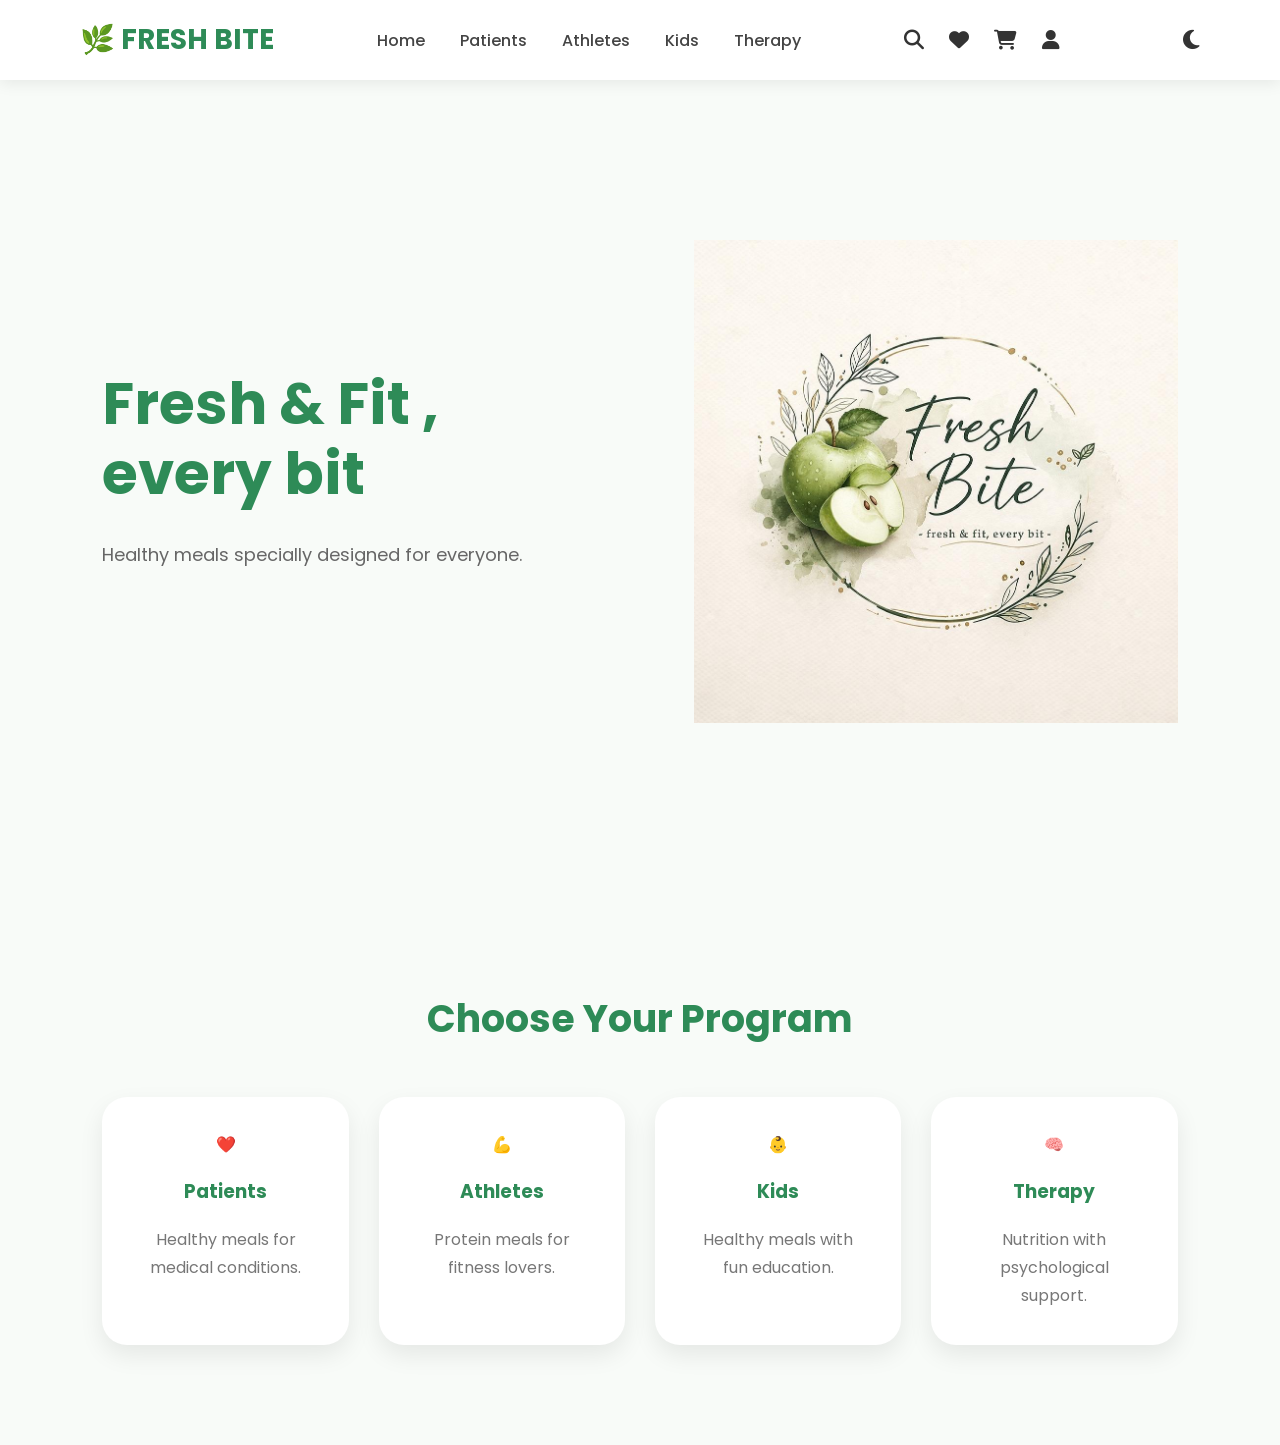
<file: index.html>
<!DOCTYPE html>
<html lang="en">

<head>

<meta charset="UTF-8">

<meta name="viewport" content="width=device-width, initial-scale=1.0">

<title>FRESH BITE</title>

<link rel="stylesheet" href="css/style.css">

<link rel="preconnect" href="https://fonts.googleapis.com">

<link rel="preconnect" href="https://fonts.gstatic.com" crossorigin>

<link href="https://fonts.googleapis.com/css2?family=Poppins:wght@300;400;500;600;700&display=swap" rel="stylesheet">

<link
href="https://cdnjs.cloudflare.com/ajax/libs/font-awesome/6.7.2/css/all.min.css"
rel="stylesheet">

</head>

<body>

<header>

<div class="logo">

🌿 FRESH BITE

</div>

<nav>

<a href="index.html">Home</a>

<a href="patient.html">Patients</a>

<a href="athletes.html">Athletes</a>

<a href="kids.html">Kids</a>

<a href="therapy.html">Therapy</a>

</nav>

<div class="icons">

<i class="fa-solid fa-magnifying-glass"></i>

<i class="fa-solid fa-heart"></i>

<i class="fa-solid fa-cart-shopping"></i>

<i class="fa-solid fa-user"></i>

</div>

<div class="theme-toggle" id="themeToggle">
    <i class="fa-solid fa-moon"></i>
</div>

</header>

<section class="hero">

<div class="hero-text">

<h1>Fresh & Fit , every bit</h1>

<p>

Healthy meals specially designed for everyone.

</p>


</div>

<div class="hero-image">

<img src="images/logo.jpg" alt="">

</div>

</section>

<section class="categories">

<h2>Choose Your Program</h2>

<div class="cards">

<a href="patient.html" class="card">

❤️

<h3>Patients</h3>

<p>Healthy meals for medical conditions.</p>

</a>

<a href="athletes.html" class="card">

💪

<h3>Athletes</h3>

<p>Protein meals for fitness lovers.</p>

</a>

<a href="kids.html" class="card">

👶

<h3>Kids</h3>

<p>Healthy meals with fun education.</p>

</a>

<a href="therapy.html" class="card">

🧠

<h3>Therapy</h3>

<p>Nutrition with psychological support.</p>

</a>

</div>

</section>

<script src="js/main.js"></script>
<script src="js/theme.js"></script>

</body>

</html>
</file>
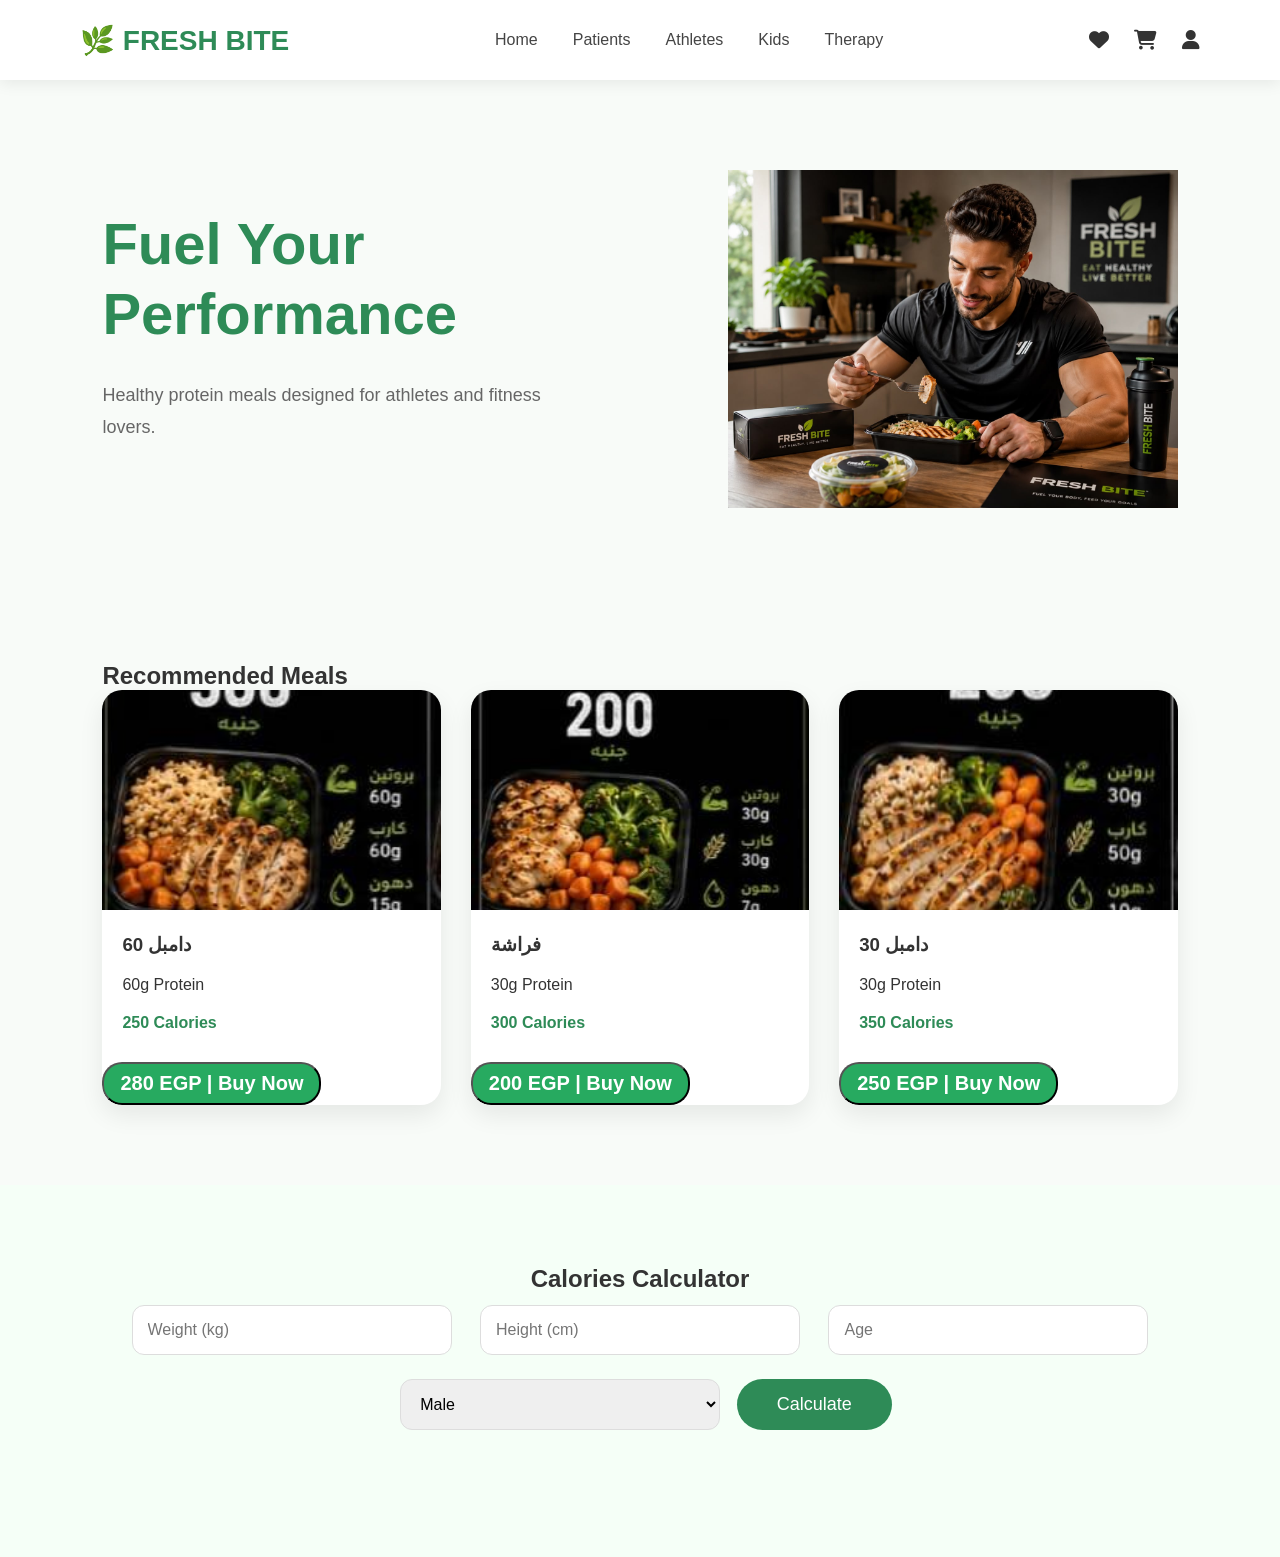
<file: athletes.html>
<!DOCTYPE html>
<html lang="en">

<head>

<meta charset="UTF-8">

<meta name="viewport" content="width=device-width, initial-scale=1.0">

<title>Athletes | Healthy You</title>

<link rel="stylesheet" href="css/style.css">



<link href="https://cdnjs.cloudflare.com/ajax/libs/font-awesome/6.7.2/css/all.min.css" rel="stylesheet">

</head>

<body>

<header>

<div class="logo">🌿 FRESH BITE</div>

<nav>

<a href="index.html">Home</a>

<a href="patient.html">Patients</a>

<a href="athletes.html">Athletes</a>

<a href="kids.html">Kids</a>

<a href="therapy.html">Therapy</a>

</nav>

<div class="icons">

<i class="fa-solid fa-heart"></i>

<i class="fa-solid fa-cart-shopping"></i>

<i class="fa-solid fa-user"></i>

</div>

</header>

<section class="hero-athlete">

<div class="hero-text">

<h1>Fuel Your Performance</h1>

<p>

Healthy protein meals designed for athletes and fitness lovers.

</p>

</div>

<div class="hero-image">

<img src="images/ATHLETS4.jpg" alt="Athlete Image">

</div>

</section>

<section class="meals">

<h2>Recommended Meals</h2>

<div class="meal-container">

<div class="meal">

<img src="images/athlets.jpg">

<h3>دامبل 60</h3>

<p>60g Protein</p>

<span>250 Calories</span>


<button class=" meal-price" onclick="window.location.href='payment.html'">280 EGP | Buy Now</button>


</div>

<div class="meal">

<img src="images/athlets2.jpg">

<h3>فراشة</h3>

<p>30g Protein</p>

<span>300 Calories</span>

<button class=" meal-price" onclick="window.location.href='payment.html'">200 EGP | Buy Now</button>



</div>

<div class="meal">

<img src="images/athlets3.jpg">

<h3>دامبل 30</h3>

<p>30g Protein</p>



<span>350 Calories</span>

<button class=" meal-price" onclick="window.location.href='payment.html'">250 EGP | Buy Now</button>



</div>

</section>

<section id="calculator" class="calculator">

<h2>Calories Calculator</h2>

<input type="number" id="weight" placeholder="Weight (kg)">

<input type="number" id="height" placeholder="Height (cm)">

<input type="number" id="age" placeholder="Age">

<select id="gender">

<option value="male">Male</option>

<option value="female">Female</option>

</select>

<button onclick="calculateCalories()">

Calculate

</button>

<div id="result"></div>

</section>

<script src="js/calculator.js"></script>

<script src="js/main.js"></script>

</body>

</html>
</file>
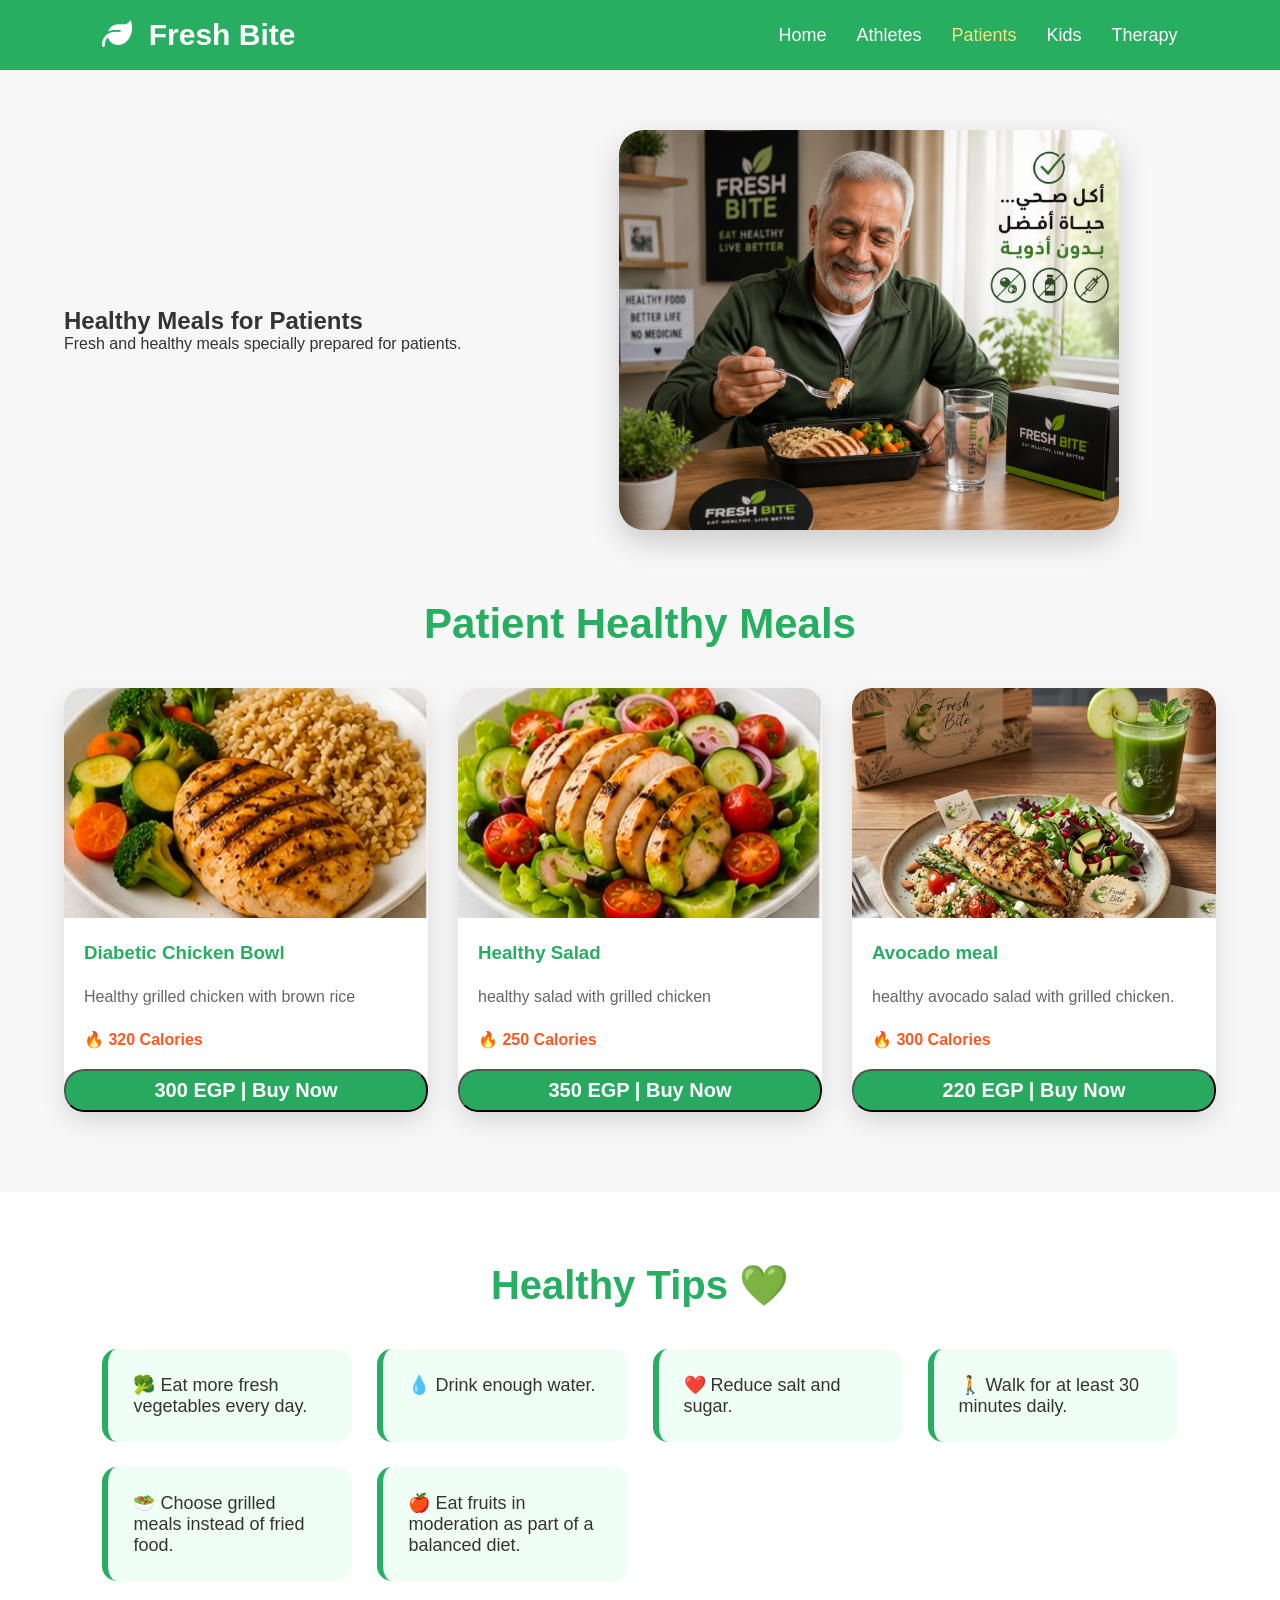
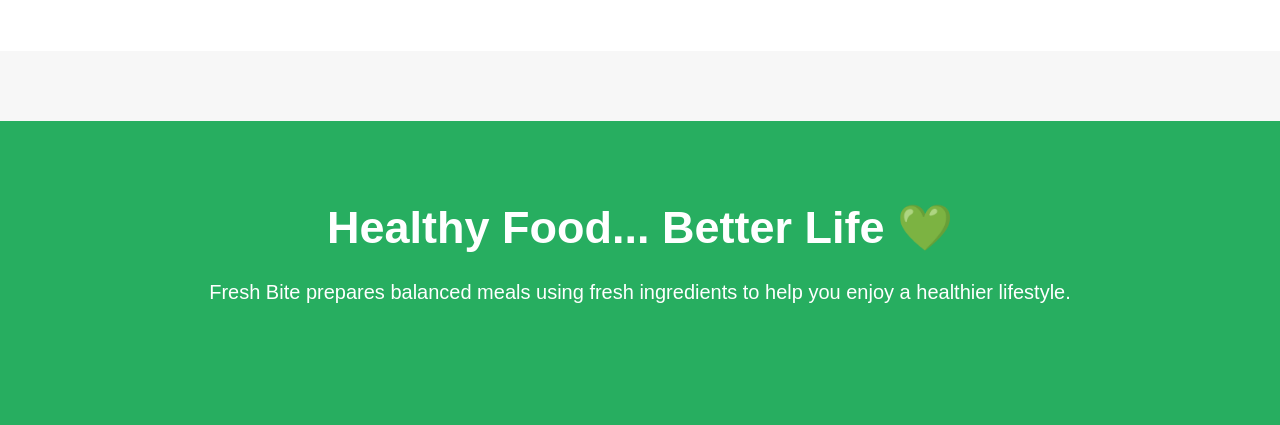
<file: patient.html>
<!DOCTYPE html>
<html lang="en">

<head>
    <meta charset="UTF-8">
    <meta name="viewport" content="width=device-width, initial-scale=1.0">
    <title>Fresh Bite | Patients</title>

    <link rel="stylesheet" href="css/patient.css">

    <link rel="stylesheet"
        href="https://cdnjs.cloudflare.com/ajax/libs/font-awesome/6.5.2/css/all.min.css">
</head>

<body>

    <!-- Navbar -->

    <nav>

        <div class="logo">
            <i class="fa-solid fa-leaf"></i>
            Fresh Bite
        </div>

        <ul>
            <li><a href="index.html">Home</a></li>
            <li><a href="athletes.html">Athletes</a></li>
            <li><a href="patient.html" class="active">Patients</a></li>
            <li><a href="kids.html">Kids</a></li>
			<li><a href="therapy.html">Therapy</a></li>
        </ul>

    </nav>

<section class="hero">

    <div class="hero-text">

        <h1>Healthy Meals for Patients</h1>

        <p>
            Fresh and healthy meals specially prepared for patients.
        </p>


    </div>

    <div class="hero-image">

        <img src="images/patient.jpg" alt="Patient Image">

    </div>

</section>

</div>

    <!-- Meals -->

    <section id="meals">

        <h2 class="section-title">
            Patient Healthy Meals
        </h2>

        <div class="meal-container">

            <!-- Meal 1 -->

            <div class="meal-card">

                <img src="images/m2.jpg">

                <h3>Diabetic Chicken Bowl</h3>

                <p>Healthy grilled chicken with brown rice </p>

                <span>🔥 320 Calories</span>



                <button class=" meal-price" onclick="window.location.href='payment.html'">300 EGP | Buy Now</button>

            </div>

            <!-- Meal 2 -->

            <div class="meal-card">

                <img src="images/m1.jpg">

                <h3> Healthy Salad</h3>

                <p>healthy salad with grilled chicken </p>

                <span>🔥 250 Calories</span>



                <button class=" meal-price" onclick="window.location.href='payment.html'">350 EGP | Buy Now</button>

            </div>

            <!-- Meal 3 -->

            <div class="meal-card">

                <img src="images/m3.jpg">

                <h3>Avocado meal</h3>

                <p>healthy avocado salad with grilled chicken.</p>

                <span>🔥 300 Calories</span>



				<button class=" meal-price" onclick="window.location.href='payment.html'">220 EGP | Buy Now</button>

            </div>

        </div>

    </section>

    <!-- Healthy Tips -->

    <section class="tips">

        <h2>Healthy Tips 💚</h2>

        <div class="tips-container">

            <div class="tip">
                🥦 Eat more fresh vegetables every day.
            </div>

            <div class="tip">
                💧 Drink enough water.
            </div>

            <div class="tip">
                ❤️ Reduce salt and sugar.
            </div>

            <div class="tip">
                🚶 Walk for at least 30 minutes daily.
            </div>

            <div class="tip">
                🥗 Choose grilled meals instead of fried food.
            </div>

            <div class="tip">
                🍎 Eat fruits in moderation as part of a balanced diet.
            </div>

        </div>

    </section>

    <!-- Banner -->

    <section class="banner">

        <h2>Healthy Food... Better Life 💚</h2>

        <p>
            Fresh Bite prepares balanced meals using fresh ingredients to help you enjoy a healthier lifestyle.
        </p>

    </section>

</body>

</html>
</file>
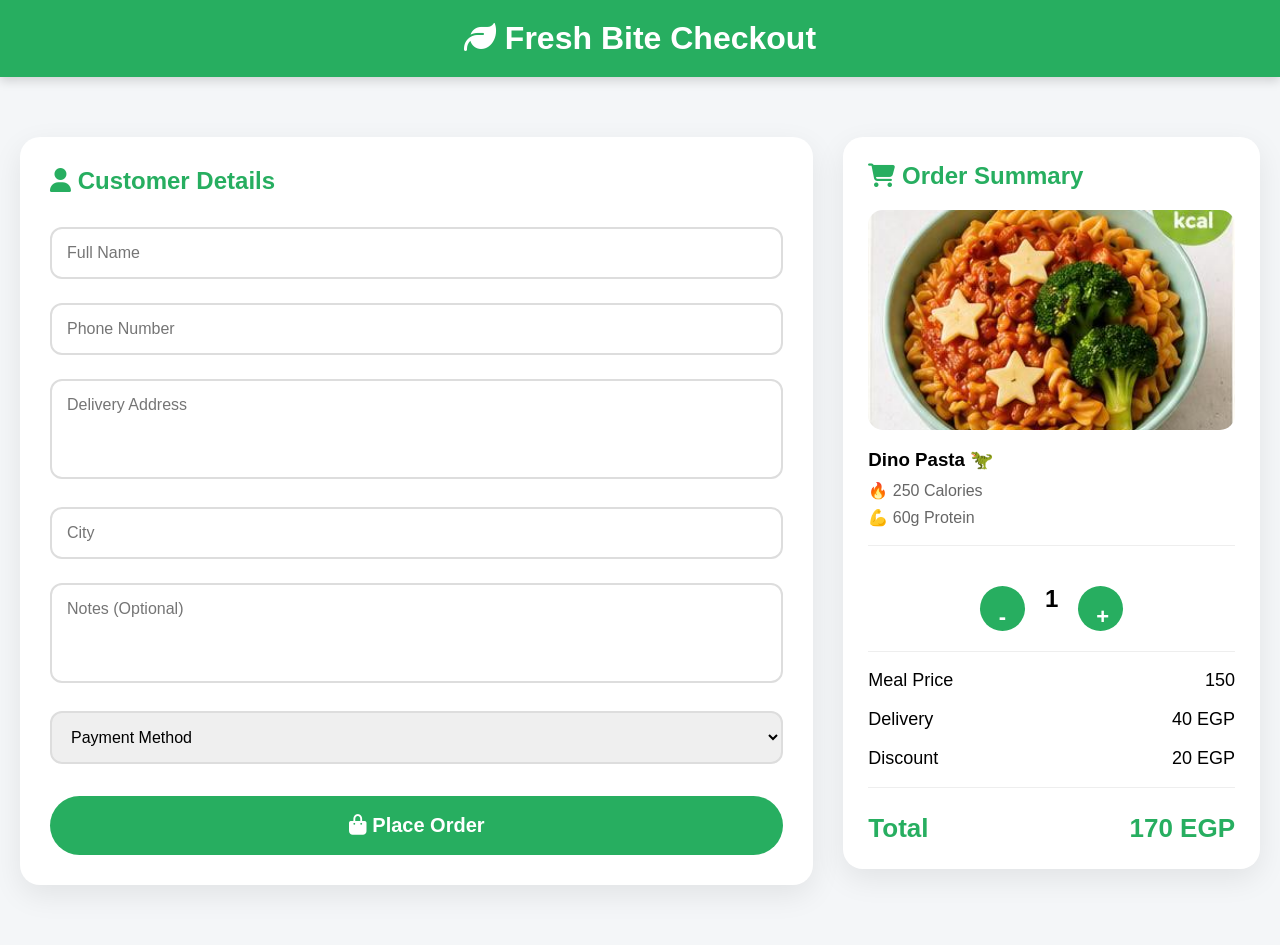
<file: payment.html>
<!DOCTYPE html>
<html lang="en">
<head>

<meta charset="UTF-8">
<meta name="viewport" content="width=device-width, initial-scale=1.0">

<title>Fresh Bite | Checkout</title>

<link rel="stylesheet" href="css/payment.css">

<link rel="stylesheet"
href="https://cdnjs.cloudflare.com/ajax/libs/font-awesome/6.5.2/css/all.min.css">

</head>

<body>

<header>

<h1>
<i class="fa-solid fa-leaf"></i>
Fresh Bite Checkout
</h1>

</header>

<div class="checkout">

<!-- Customer Details -->

<div class="customer">

<h2>
<i class="fa-solid fa-user"></i>
Customer Details
</h2>

<input
type="text"
placeholder="Full Name"
required>

<input
type="tel"
placeholder="Phone Number"
required>

<textarea
placeholder="Delivery Address"
required></textarea>

<input
type="text"
placeholder="City">

<textarea
placeholder="Notes (Optional)"></textarea>

<select>

<option>Payment Method</option>

<option>Cash On Delivery</option>

<option>Visa Card</option>

<option>Vodafone Cash</option>

<option>InstaPay</option>

</select>

<button onclick="window.location.href='success.html'">

<i class="fa-solid fa-bag-shopping"></i>

Place Order

</button>

</div>

<!-- Order Summary -->
 <div class="summary">

<h2><i class="fa-solid fa-cart-shopping"></i> Order Summary</h2>

<img id="mealImage" src="images/kid2.jpg" alt="Dino Pasta">

<h3 id="mealName">Dino Pasta 🦖</h3>

<p id="mealCalories">🔥 250 Calories</p>

<p id="mealProtein">💪 60g Protein</p>

<hr>

<div class="quantity">

<button type="button" id="minus">-</button>

<span id="qty">1</span>

<button type="button" id="plus">+</button>

</div>

<hr>

<div class="price-row">

<span>Meal Price</span>

<span id="mealPrice">150</span>

</div>

<div class="price-row">

<span>Delivery</span>

<span>40 EGP</span>

</div>

<div class="price-row">

<span>Discount</span>

<span>20 EGP</span>

</div>

<hr>

<div class="total">

<span>Total</span>

<span id="totalPrice">170 EGP</span>

</div>

</div>
<script src="js/payment.js"></script>
</body>
</html>
</file>
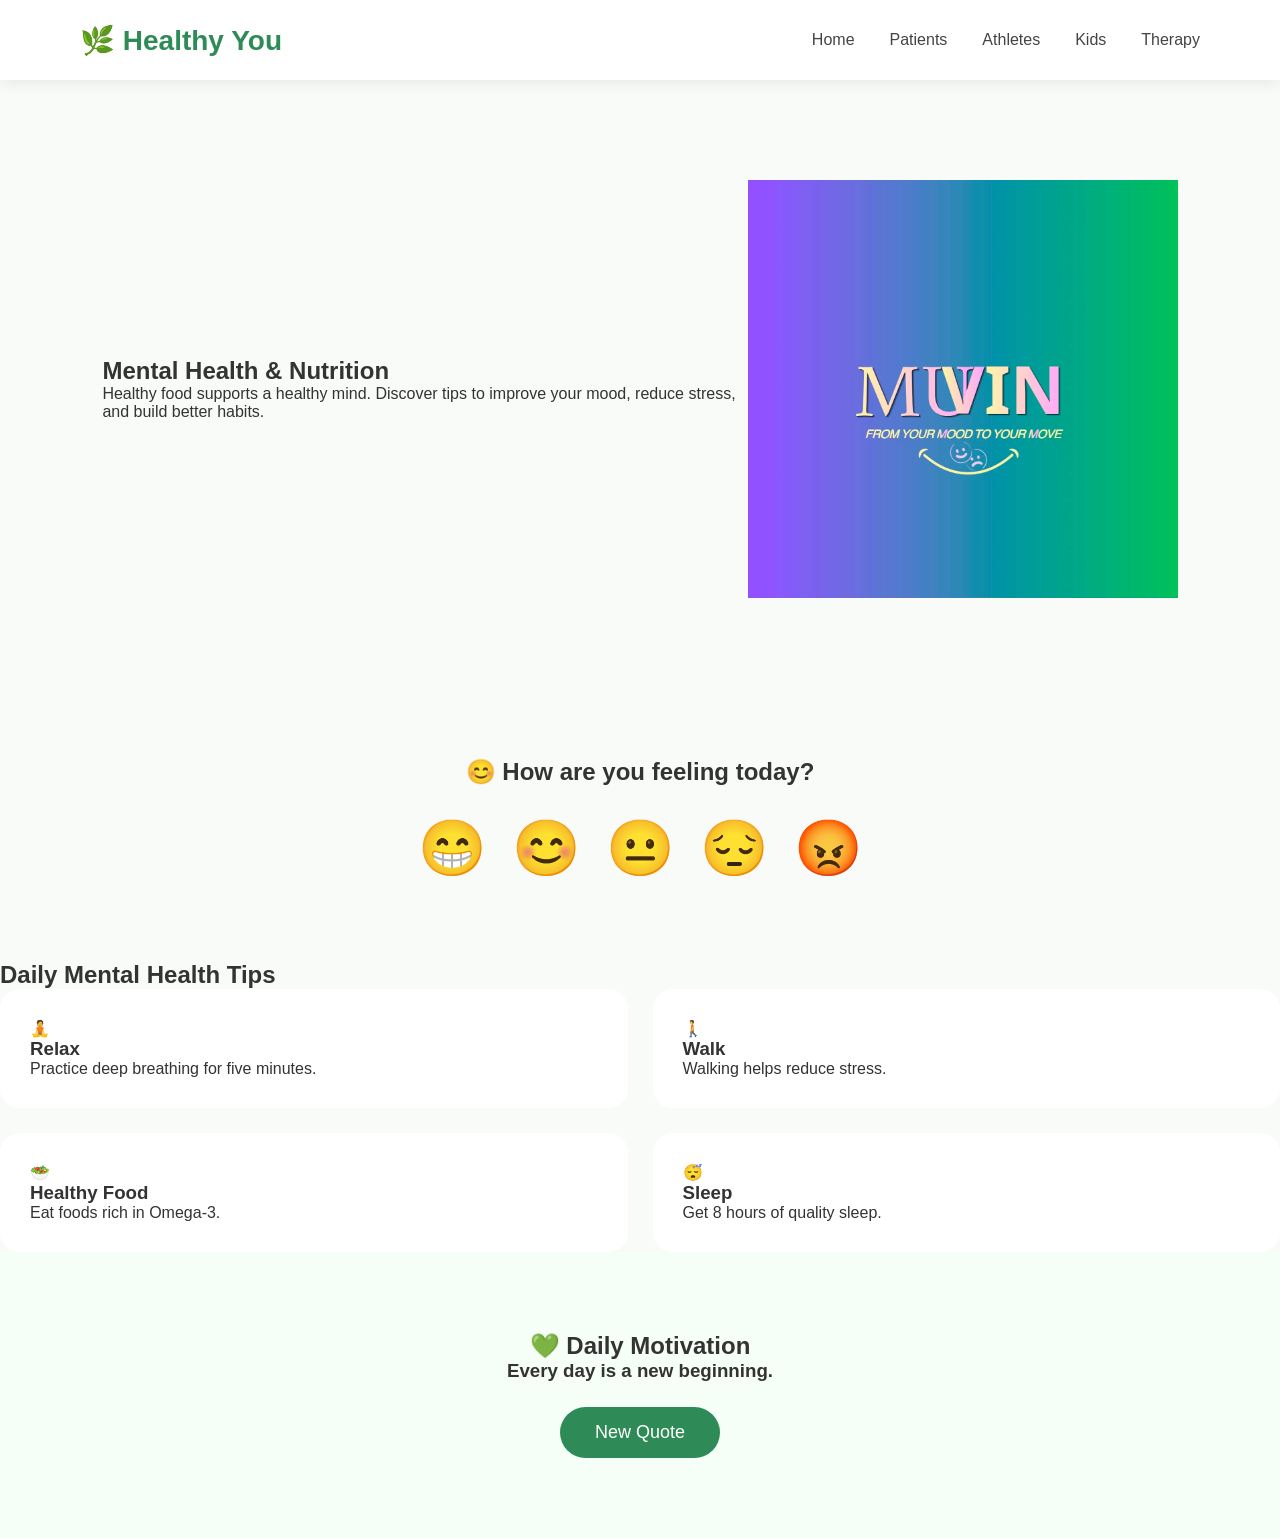
<file: therapy.html>
<!DOCTYPE html>
<html lang="en">

<head>

<meta charset="UTF-8">

<meta name="viewport" content="width=device-width, initial-scale=1.0">

<title>Therapy</title>

<link rel="stylesheet" href="css/style.css">


<link href="https://cdnjs.cloudflare.com/ajax/libs/font-awesome/6.7.2/css/all.min.css" rel="stylesheet">

</head>

<body>

<header>

<div class="logo">

🌿 Healthy You

</div>

<nav>

<a href="index.html">Home</a>

<a href="patient.html">Patients</a>

<a href="athletes.html">Athletes</a>

<a href="kids.html">Kids</a>

<a href="therapy.html">Therapy</a>

</nav>

</header>

<section class="therapy-hero">

<div>

<h1>

Mental Health & Nutrition

</h1>

<p>

Healthy food supports a healthy mind.

Discover tips to improve your mood, reduce stress, and build better habits.

</p>



</div>

<img src="images/therapy.jpg" alt="Healthy Mind">

</section>

<section class="mood">

<h2>😊 How are you feeling today?</h2>

<div class="emoji-container">

<div class="emoji">😁</div>

<div class="emoji">😊</div>

<div class="emoji">😐</div>

<div class="emoji">😔</div>

<div class="emoji">😡</div>

</div>

<p id="moodResult"></p>

</section>

<section id="tips">

<h2>Daily Mental Health Tips</h2>

<div class="tips-grid">

<div class="tip">

🧘

<h3>Relax</h3>

<p>

Practice deep breathing for five minutes.

</p>

</div>

<div class="tip">

🚶

<h3>Walk</h3>

<p>

Walking helps reduce stress.

</p>

</div>

<div class="tip">

🥗

<h3>Healthy Food</h3>

<p>

Eat foods rich in Omega-3.

</p>

</div>

<div class="tip">

😴

<h3>Sleep</h3>

<p>

Get 8 hours of quality sleep.

</p>

</div>

</div>

</section>

<section class="quote">

<h2>

💚 Daily Motivation

</h2>

<h3 id="quoteText">

Every day is a new beginning.

</h3>

<button onclick="newQuote()">

New Quote

</button>

</section>

<script src="js/therapy.js"></script>

<script src="js/main.js"></script>

</body>

</html>
</file>
<file: css/style.css>
/* Google Font */

*{
    margin:0;
    padding:0;
    box-sizing:border-box;
    font-family:'Poppins',sans-serif;
}

body{

    background:#f8fbf8;
    color:#333;
}

/* Navbar */

header{

    width:100%;
    height:80px;

    display:flex;

    justify-content:space-between;

    align-items:center;

    padding:0 80px;

    background:white;

    position:fixed;

    top:0;

    left:0;

    z-index:1000;

    box-shadow:0 3px 15px rgba(0,0,0,.08);

}

.logo{

    font-size:28px;

    font-weight:700;

    color:#2E8B57;

}

nav{

    display:flex;

    gap:35px;

}

nav a{

    text-decoration:none;

    color:#444;

    font-weight:500;

    transition:.3s;

}

nav a:hover{

    color:#2E8B57;

}

.icons{

    display:flex;

    gap:25px;

    font-size:20px;

    cursor:pointer;

}

.icons i{

    transition:.3s;

}

.icons i:hover{

    color:#2E8B57;

    transform:scale(1.2);

}

/* Hero Section */

.hero{

    margin-top:80px;

    min-height:90vh;

    display:flex;

    align-items:center;

    justify-content:space-between;

    padding:70px 8%;

}

.hero-text{

    width:45%;

}

.hero-text h1{

    font-size:58px;

    color:#2E8B57;

    line-height:70px;

}

.hero-text p{

    margin:30px 0;

    color:#666;

    font-size:18px;

    line-height:32px;

}

.btn{

    display:inline-block;

    padding:16px 35px;

    background:#2E8B57;

    color:white;

    border-radius:40px;

    text-decoration:none;

    transition:.4s;

    font-weight:600;

}

.btn:hover{

    background:#256d46;

    transform:translateY(-6px);

}

.hero-image{

    width:45%;

    text-align:right;

}

.hero-image img{

    width:100%;

    animation:float 5s infinite ease-in-out;

}

/* Categories */

.categories{

    padding:100px 8%;

}

.categories h2{

    font-size:38px;

    margin-bottom:50px;

    text-align:center;

    color:#2E8B57;

}

.cards{

    display:grid;

    grid-template-columns:repeat(4,1fr);

    gap:30px;

}

.card{

    background:white;

    border-radius:25px;

    padding:35px;

    text-align:center;

    text-decoration:none;

    color:#333;

    transition:.4s;

    box-shadow:0 10px 25px rgba(0,0,0,.08);

}

.card:hover{

    transform:translateY(-15px);

    box-shadow:0 18px 40px rgba(0,0,0,.12);

}

.card h3{

    margin:20px 0;

    color:#2E8B57;

}

.card p{

    color:#777;

    line-height:28px;

}

/* Floating Animation */

@keyframes float{

0%{

transform:translateY(0);

}

50%{

transform:translateY(-20px);

}

100%{

transform:translateY(0);

}

}

/* Responsive */

@media(max-width:1100px){

.cards{

grid-template-columns:repeat(2,1fr);

}

.hero{

flex-direction:column;

text-align:center;

}

.hero-text{

width:100%;

margin-bottom:50px;

}

.hero-image{

width:80%;

}

header{

padding:20px;

}

nav{

display:none;

}

}

@media(max-width:700px){

.cards{

grid-template-columns:1fr;

}

.hero-text h1{

font-size:40px;

line-height:50px;

}

.hero-image{

width:100%;

}

}
/* Scroll Animation */

.card{

opacity:0;

transform:translateY(80px);

transition:1s;

}

.card.show{

opacity:1;

transform:translateY(0);

}

/* Back To Top */

#topBtn{

position:fixed;

bottom:30px;

right:30px;

width:55px;

height:55px;

border:none;

border-radius:50%;

background:#2E8B57;

color:white;

font-size:22px;

cursor:pointer;

display:none;

box-shadow:0 10px 20px rgba(0,0,0,.2);

transition:.4s;

z-index:999;

}

#topBtn:hover{

transform:translateY(-8px);

background:#256d46;

}
.patient-header{

margin-top:100px;

padding:60px 8%;

display:flex;

justify-content:space-between;

align-items:center;

}

.patient-header .left{

width:45%;

}

.patient-header h1{

font-size:55px;

color:#2E8B57;

margin-bottom:20px;

}

.patient-header p{

font-size:18px;

line-height:32px;

color:#666;

}

.patient-header img{

width:420px;

animation:float 5s infinite;

}

.disease-buttons{

margin-top:30px;

display:flex;

gap:15px;

flex-wrap:wrap;

}

.disease-buttons button{

padding:12px 25px;

border:none;

background:#eaf8ef;

border-radius:30px;

cursor:pointer;

transition:.4s;

}

.disease-buttons button:hover{

background:#2E8B57;

color:white;

}

.recommended{

padding:70px 8%;

}

.meal-grid{

display:grid;

grid-template-columns:repeat(3,1fr);

gap:30px;

}

.meal-card{

background:white;

border-radius:20px;

overflow:hidden;

box-shadow:0 10px 20px rgba(0,0,0,.08);

transition:.4s;

}

.meal-card:hover{

transform:translateY(-10px);

}

.meal-card img{

width:100%;

height:220px;

object-fit:cover;

}

.meal-card h3{

padding:20px;

}

.meal-card p{

padding:0 20px;

}

.meal-card span{

display:block;

padding:20px;

font-weight:bold;

color:#2E8B57;

}

.tips{

padding:70px 8%;

background:#f5fff7;

}

.tips-grid{

display:grid;

grid-template-columns:repeat(2,1fr);

gap:25px;

}

.tip{

background:white;

padding:30px;

border-radius:20px;

transition:.4s;

}

.tip:hover{

transform:translateY(-8px);

}

.disease{

padding:70px 8%;

}

.item{

background:#f7f7f7;

margin:20px 0;

padding:25px;

border-radius:20px;
}

.hero-athlete{

margin-top:100px;

display:flex;

justify-content:space-between;

align-items:center;

padding:70px 8%;

}

.hero-athlete img{

width:450px;

animation:float 5s infinite;

}

.meals{

padding:80px 8%;

}

.meal-container{

display:grid;

grid-template-columns:repeat(3,1fr);

gap:30px;

}

.meal{

background:white;

border-radius:20px;

overflow:hidden;

box-shadow:0 10px 25px rgba(0,0,0,.08);

transition:.4s;

}

.meal:hover{

transform:translateY(-10px);

}

.meal img{

width:100%;

height:220px;

object-fit:cover;

}

.meal h3{

padding:20px;

}

.meal p{

padding:0 20px;

}

.meal span{

display:block;

padding:20px;

color:#2E8B57;

font-weight:bold;

}

.calculator{

padding:80px 8%;

background:#f5fff7;

text-align:center;

}

.calculator input,

.calculator select{

width:320px;

padding:15px;

margin:12px;

border-radius:12px;

border:1px solid #ddd;

font-size:16px;

}

.calculator button{

padding:15px 40px;

background:#2E8B57;

color:white;

border:none;

border-radius:30px;

cursor:pointer;

font-size:18px;

transition:.3s;

}

.calculator button:hover{

background:#256d46;

}

#result{

margin-top:35px;

font-size:24px;

font-weight:bold;

color:#2E8B57;

}
.kids-hero{

margin-top:100px;

display:flex;

justify-content:space-between;

align-items:center;

padding:70px 8%;

}

.kids-hero img{

width:420px;

animation:float 4s infinite;

}

.video-section{

padding:70px;

text-align:center;

background:#F8FFF8;

}

video{

border-radius:25px;

box-shadow:0 10px 30px rgba(0,0,0,.15);

}

.market{

padding:80px 8%;

}

.bad-foods{

display:grid;

grid-template-columns:repeat(4,1fr);

gap:25px;

}

.food{

background:white;

padding:30px;

border-radius:20px;

text-align:center;

box-shadow:0 10px 20px rgba(0,0,0,.08);

transition:.4s;

}

.food:hover{

transform:translateY(-10px);

}
.therapy-hero{

margin-top:100px;

padding:80px 8%;

display:flex;

justify-content:space-between;

align-items:center;

}

.therapy-hero img{

width:430px;

animation:float 4s infinite;

}

.mood{

padding:80px;

text-align:center;

}

.emoji-container{

display:flex;

justify-content:center;

gap:25px;

margin-top:30px;

}

.emoji{

font-size:55px;

cursor:pointer;

transition:.3s;

}

.emoji:hover{

transform:scale(1.3);

}

.quote{

padding:80px;

text-align:center;

background:#F5FFF7;

}

.quote button{

margin-top:25px;

padding:15px 35px;

border:none;

border-radius:30px;

background:#2E8B57;

color:white;

cursor:pointer;

font-size:18px;

}
/* ===== Dark Mode ===== */

.theme-toggle{
    font-size:22px;
    cursor:pointer;
    margin-left:20px;
    transition:.3s;
}

.theme-toggle:hover{
    transform:rotate(180deg);
    color:#2E8B57;
}

body{
    transition:0.4s;
}

body.dark{
    background:#121212;
    color:white;
}

body.dark header{
    background:#1E1E1E;
}

body.dark .card,
body.dark .meal-card,
body.dark .meal,
body.dark .food,
body.dark .tip{
    background:#222;
    color:white;
}

body.dark input,
body.dark select,
body.dark textarea{
    background:#2C2C2C;
    color:white;
    border:1px solid #555;
}

body.dark footer{
    background:#1E1E1E;
}

body.dark nav a{
    color:white;
}

body.dark h1,
body.dark h2,
body.dark h3,
body.dark p{
    color:white;
}
.checkout{

margin-top:100px;

padding:60px 8%;

display:grid;

grid-template-columns:2fr 1fr;

gap:40px;

}

.left,.right{

background:#fff;

padding:35px;

border-radius:20px;

box-shadow:0 10px 25px rgba(0,0,0,.08);

}

.left h2{

margin-bottom:20px;

color:#2E8B57;

}

.left input,

.left textarea{

width:100%;

padding:15px;

margin-bottom:18px;

border:1px solid #ddd;

border-radius:12px;

font-size:16px;

outline:none;

transition:.3s;

}

.left input:focus,

.left textarea:focus{

border-color:#2E8B57;

box-shadow:0 0 10px rgba(46,139,87,.2);

}

.left textarea{

height:120px;

resize:none;

}

.location-btn{

width:100%;

padding:15px;

background:#EAF8EF;

border:none;

border-radius:12px;

cursor:pointer;

margin-bottom:25px;

font-size:16px;

transition:.3s;

}

.location-btn:hover{

background:#2E8B57;

color:white;

}

label{

display:block;

margin:15px 0;

font-size:18px;

cursor:pointer;

}

#visaBox{

display:none;

margin-top:20px;

animation:fade .4s;

}

.row{

display:flex;

gap:15px;

}

.right h2{

margin-bottom:25px;

color:#2E8B57;

}

.item{

display:flex;

justify-content:space-between;

margin:20px 0;

}

.right p,

.right h3{

display:flex;

justify-content:space-between;

margin:18px 0;

}

.right .btn{

width:100%;

margin-top:30px;

}

@keyframes fade{

from{

opacity:0;

transform:translateY(20px);

}

to{

opacity:1;

transform:translateY(0);

}

}
.meal-price{
    font-weight: bold;
	background: #27aa60;
    color: white;
	margin-top: 10px;
	border-radius: 20px;
    font-size: 20px;
	display: block;
	padding: 8px 16px;
}
</file>
<file: css/patient.css>
/* ==========================
        RESET
========================== */

*{
    margin:0;
    padding:0;
    box-sizing:border-box;
    font-family:'Segoe UI',sans-serif;
}

html{
    scroll-behavior:smooth;
}

body{
    background:#f7f7f7;
    overflow-x:hidden;
    color:#333;
}

/* ==========================
        NAVBAR
========================== */

nav{
    width:100%;
    background:#27ae60;
    display:flex;
    justify-content:space-between;
    align-items:center;
    padding:18px 8%;
    position:sticky;
    top:0;
    z-index:999;
}

.logo{
    color:white;
    font-size:30px;
    font-weight:bold;
}

.logo i{
    margin-right:8px;
}

nav ul{
    display:flex;
    list-style:none;
}

nav ul li{
    margin-left:30px;
}

nav ul li a{
    color:white;
    text-decoration:none;
    font-size:18px;
    transition:.3s;
}

nav ul li a:hover,
nav ul li a.active{
    color:#ffe082;
}

/* ==========================
        HERO
========================== */

.hero{

    width:90%;

    margin:60px auto;

    display:flex;

    justify-content:space-between;

    align-items:center;

    gap:60px;

}

.hero-content{

    flex:1;

}

.hero-content h1{

    font-size:60px;

    color:#27ae60;

    margin-bottom:20px;

}

.hero-content p{

    font-size:22px;

    line-height:1.8;

    color:#555;

    margin-bottom:35px;

}

.hero-image{

    flex:1;

    display:flex;

    justify-content:center;

}

.hero-image img{

    width:100%;

    max-width:500px;

    border-radius:25px;

    box-shadow:0 12px 30px rgba(0,0,0,.18);

}

/* ==========================
        BUTTON
========================== */

.btn{

    display:inline-block;

    background:#27ae60;

    color:white;

    text-decoration:none;

    padding:15px 35px;

    border-radius:40px;

    transition:.3s;

    font-size:18px;

}

.btn:hover{

    background:#1f8b4c;

    transform:translateY(-4px);

}

/* ==========================
      SECTION TITLE
========================== */

.section-title{

    text-align:center;

    color:#27ae60;

    font-size:42px;

    margin:70px 0 40px;

}

/* ==========================
      MEALS
========================== */

.meal-container{

    width:90%;

    margin:auto;

    display:grid;

    grid-template-columns:repeat(auto-fit,minmax(300px,1fr));

    gap:30px;

}

.meal-card{

    background:white;

    border-radius:20px;

    overflow:hidden;

    box-shadow:0 10px 25px rgba(0,0,0,.12);

    transition:.4s;

}

.meal-card:hover{

    transform:translateY(-10px);

}

.meal-card img{

    width:100%;

    height:230px;

    object-fit:cover;

}

.meal-card h3{

    margin:20px;

    color:#27ae60;

}

.meal-card p{

    margin:0 20px;

    line-height:1.6;

    color:#666;

}

.meal-card span{

    display:block;

    margin:20px;

    color:#ff5722;

    font-weight:bold;

}

.meal-card h4{

    margin:0 20px;

    font-size:26px;

    color:#222;

}

.order-btn{

    display:block;

    width:85%;

    margin:25px auto;

    text-align:center;

    text-decoration:none;

    padding:15px;

    border-radius:40px;

    background:#27ae60;

    color:white;

    transition:.3s;

}

.order-btn:hover{

    background:#1f8b4c;

}

/* ==========================
      TIPS
========================== */

.tips{

    margin-top:80px;

    background:white;

    padding:70px 8%;

}

.tips h2{

    text-align:center;

    color:#27ae60;

    font-size:40px;

    margin-bottom:40px;

}

.tips-container{

    display:grid;

    grid-template-columns:repeat(auto-fit,minmax(250px,1fr));

    gap:25px;

}

.tip{

    background:#f0fff5;

    border-left:6px solid #27ae60;

    padding:25px;

    border-radius:15px;

    font-size:18px;

    transition:.3s;

}

.tip:hover{

    transform:translateY(-8px);

}

/* ==========================
      BANNER
========================== */

.banner{

    margin-top:70px;

    background:#27ae60;

    color:white;

    text-align:center;

    padding:80px 10%;

}

.banner h2{

    font-size:45px;

    margin-bottom:20px;

}

.banner p{

    font-size:20px;

    line-height:1.8;

    margin-bottom:35px;

}

.banner .btn{

    background:white;

    color:#27ae60;

}

.banner .btn:hover{

    background:#eee;

}

/* ==========================
      RESPONSIVE
========================== */

@media(max-width:900px){

.hero{

    flex-direction:column-reverse;

    text-align:center;

}

.hero-content h1{

    font-size:40px;

}

.hero-content p{

    font-size:18px;

}

.hero-image img{

    max-width:350px;

}

nav{

    flex-direction:column;

}

nav ul{

    margin-top:15px;

    flex-wrap:wrap;

    justify-content:center;

}

nav ul li{

    margin:10px;

}

}
.meal-price{
    font-weight: bold;
	width: 100%;

	background: #27aa60;
    color: white;
	margin-top: 10px;
	border-radius: 20px;
    font-size: 20px;
	display: block;
	padding: 8px 16px;
}
</file>
<file: css/payment.css>
*{
margin:0;
padding:0;
box-sizing:border-box;
font-family:'Segoe UI',sans-serif;
}

body{
background:#f4f6f8;
overflow-x:hidden;
}

/* Header */

header{

background:#27ae60;

color:white;

padding:20px;

text-align:center;

box-shadow:0 4px 10px rgba(0,0,0,.15);

}

header h1{

font-size:32px;

}

/* Layout */

.checkout{

max-width:1300px;

margin:40px auto;

display:flex;

gap:30px;

padding:20px;

align-items:flex-start;

}

/* Customer Card */

.customer{

flex:2;

background:white;

padding:30px;

border-radius:20px;

box-shadow:0 10px 30px rgba(0,0,0,.08);

}

.customer h2{

margin-bottom:20px;

color:#27ae60;

}

/* Inputs */

.customer input,

.customer textarea,

.customer select{

width:100%;

padding:15px;

margin:12px 0;

border:2px solid #ddd;

border-radius:12px;

font-size:16px;

transition:.3s;

outline:none;

}

.customer input:focus,

.customer textarea:focus,

.customer select:focus{

border-color:#27ae60;

box-shadow:0 0 8px rgba(39,174,96,.25);

}

textarea{

height:100px;

resize:none;

}

/* Button */

button{

width:100%;

padding:18px;

margin-top:20px;

border:none;

border-radius:50px;

background:#27ae60;

color:white;

font-size:20px;

font-weight:bold;

cursor:pointer;

transition:.3s;

}

button:hover{

background:#1f8b4c;

transform:translateY(-2px);

}

/* Summary */

.summary{

flex:1;

background:white;

padding:25px;

border-radius:20px;

box-shadow:0 10px 30px rgba(0,0,0,.08);

position:sticky;

top:20px;

}

.summary h2{

color:#27ae60;

margin-bottom:20px;

}

.summary img{

width:100%;

height:220px;

object-fit:cover;

border-radius:15px;

margin-bottom:15px;

}

.summary h3{

margin-bottom:10px;

}

.summary p{

color:#666;

margin:8px 0;

}

/* Price */

.price-row{

display:flex;

justify-content:space-between;

margin:18px 0;

font-size:18px;

}

.total{

display:flex;

justify-content:space-between;

font-size:26px;

font-weight:bold;

color:#27ae60;

margin-top:25px;

}

/* HR */

hr{

border:none;

height:1px;

background:#eee;

margin:18px 0;

}

/* Responsive */

@media(max-width:900px){

.checkout{

flex-direction:column;

}

.summary{

position:static;

width:100%;

}

}
.quantity{

display:flex;

justify-content:center;

align-items:center;

gap:20px;

margin:20px 0;

}

.quantity button{

width:45px;

height:45px;

border-radius:50%;

font-size:22px;

background:#27ae60;

color:white;

border:none;

cursor:pointer;

}

.quantity span{

font-size:24px;

font-weight:bold;

}
</file>
